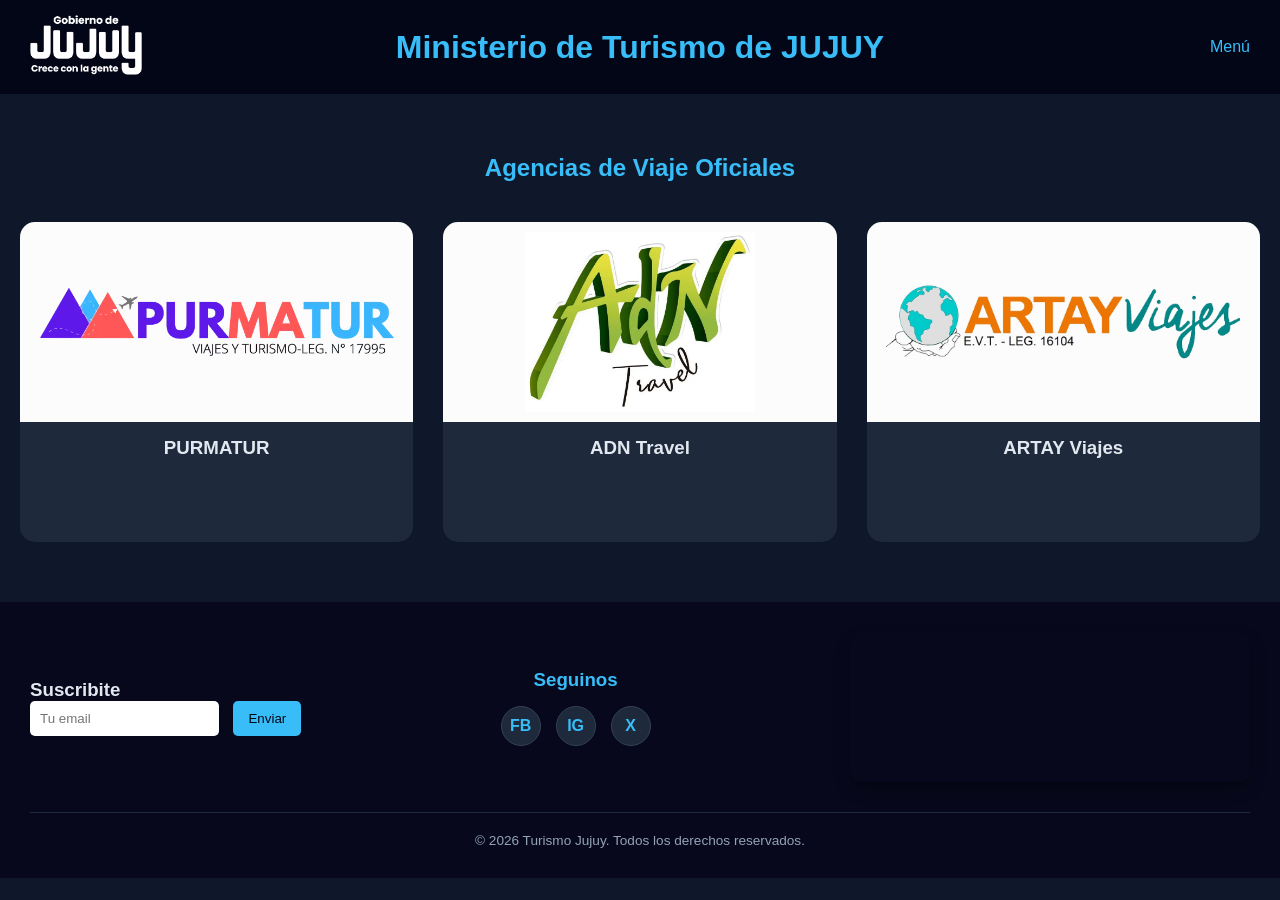
<file: pages/Agencias.html>
<!DOCTYPE html>
<html lang="en">

<head>
    <meta charset="UTF-8">
    <meta name="viewport" content="width=device-width, initial-scale=1.0">
    <link rel="stylesheet" href="../css/stylesAgencias.css">
    <link rel="icon" href="../img/logo2.png">
    <title>Agencias</title>
</head>

<body>
    <header>
        <div class="logo-container">
            <img src="../img/logo.png" alt="Gobierno de Jujuy">
        </div>

        <a href="/pages/Home.html" class="title-link">
            <h1>Ministerio de Turismo de JUJUY</h1>
        </a>

        <nav>
            <details>
                <summary>Menú</summary>
                <ul>
                    <li><a href="Destinos.html">Destinos</a></li>
                    <li><a href="Agencias.html">Agencias</a></li>
                    <li><a href="Precios.html">Precios</a></li>
                    <li><a href="Contacto.html">Contacto</a></li>
                    <li><a href="Blog.html">Blog</a></li>

                </ul>
            </details>
        </nav>
    </header>

    <section class="agencias">
        <h2>Agencias de Viaje Oficiales</h2>

        <div class="grid-agencias">

            <!-- CARD 1 -->
            <div class="card-flip">
                <div class="card-inner">

                    <div class="card-front">
                        <div class="img-container">
                            <img src="../img/logo-purmatur.webp" alt="Purmatur">
                        </div>
                        <h3>PURMATUR</h3>
                    </div>

                    <div class="card-back">
                        <h3>PURMATUR</h3>
                        <p>Especialistas en turismo regional</p>

                        <div class="rating">
                            <input type="radio" id="star5-1" name="rating1"><label for="star5-1">★</label>
                            <input type="radio" id="star4-1" name="rating1"><label for="star4-1">★</label>
                            <input type="radio" id="star3-1" name="rating1"><label for="star3-1">★</label>
                            <input type="radio" id="star2-1" name="rating1"><label for="star2-1">★</label>
                            <input type="radio" id="star1-1" name="rating1"><label for="star1-1">★</label>
                        </div>
                        <p>(4.3 valoracion)</p>
                        <a href="https://purmatur.tur.ar/" target="_blank">🔗SITIO WEB</a>
                    </div>

                </div>
            </div>

            <!-- CARD 2 -->
            <div class="card-flip">
                <div class="card-inner">

                    <div class="card-front">
                        <div class="img-container">
                            <img src="../img/logo_adn_travel.webp" alt="ADN Travel">
                        </div>
                        <h3>ADN Travel</h3>
                    </div>

                    <div class="card-back">
                        <H3>ADN travel</H3>
                        <p>Viajes personalizados por el norte</p>

                        <div class="rating">
                            <input type="radio" id="star5-2" name="rating2"><label for="star5-2">★</label>
                            <input type="radio" id="star4-2" name="rating2"><label for="star4-2">★</label>
                            <input type="radio" id="star3-2" name="rating2"><label for="star3-2">★</label>
                            <input type="radio" id="star2-2" name="rating2"><label for="star2-2">★</label>
                            <input type="radio" id="star1-2" name="rating2"><label for="star1-2">★</label>
                        </div>
                        <p>(4.4 valoracion)</p>

                        <a href="https://adntravel.com.ar/" target="_blank">🔗SITIO WEB</a>
                    </div>

                </div>
            </div>

            <!-- CARD 3 -->
            <div class="card-flip">
                <div class="card-inner">

                    <div class="card-front">
                        <div class="img-container">
                            <img src="../img/BANNER_ARTAY.avif" alt="ARTAY Viajes">
                        </div>
                        <h3>ARTAY Viajes</h3>
                    </div>

                    <div class="card-back">
                        <h3>ARTAY Viajes</h3>
                        <p>Tu agencia de confianza</p>

                        <div class="rating">
                            <input type="radio" id="star5-3" name="rating3"><label for="star5-3">★</label>
                            <input type="radio" id="star4-3" name="rating3"><label for="star4-3">★</label>
                            <input type="radio" id="star3-3" name="rating3"><label for="star3-3">★</label>
                            <input type="radio" id="star2-3" name="rating3"><label for="star2-3">★</label>
                            <input type="radio" id="star1-3" name="rating3"><label for="star1-3">★</label>
                        </div>
                        <p>(4.0 valoracion)</p>
                        <a href="https://www.artayviajes.tur.ar/" target="_blank"> 🔗SITIO WEB</a>
                    </div>

                </div>
            </div>

        </div>
    </section>
    <footer>
        <div class="footer-contenido">

            <div class="newsletter">
                <h3>Suscribite</h3>
                <input type="email" placeholder="Tu email">
                <button>Enviar</button>
            </div>

            <div class="redes-sociales">
                <h3>Seguinos</h3>
                <div class="iconos-redes">
                    <a href="https://www.facebook.com/VisitJujuyOfficial" aria-label="Facebook">FB</a>
                    <a href="https://www.instagram.com/visitjujuy/" aria-label="Instagram">IG</a>
                    <a href="https://x.com/VisitJujuy" aria-label="X">X</a>
                </div>
            </div>

            <iframe class="mapa"
                src="https://www.google.com/maps/embed?pb=!1m18!1m12!1m3!1d1841315.6582522434!2d-67.57564756543167!3d-23.31557088998188!2m3!1f0!2f0!3f0!3m2!1i1024!2i768!4f13.1!3m3!1m2!1s0x9408a2879577c385%3A0x6009a29631248f3b!2sJujuy!5e0!3m2!1ses-419!2sar!4v1713000000000!5m2!1ses-419!2sar"
                allowfullscreen="" loading="lazy" referrerpolicy="no-referrer-when-downgrade">
            </iframe>

        </div>

        <div class="footer-bottom">
            <p>&copy; 2026 Turismo Jujuy. Todos los derechos reservados.</p>
        </div>
    </footer>
</body>

</html>
</file>
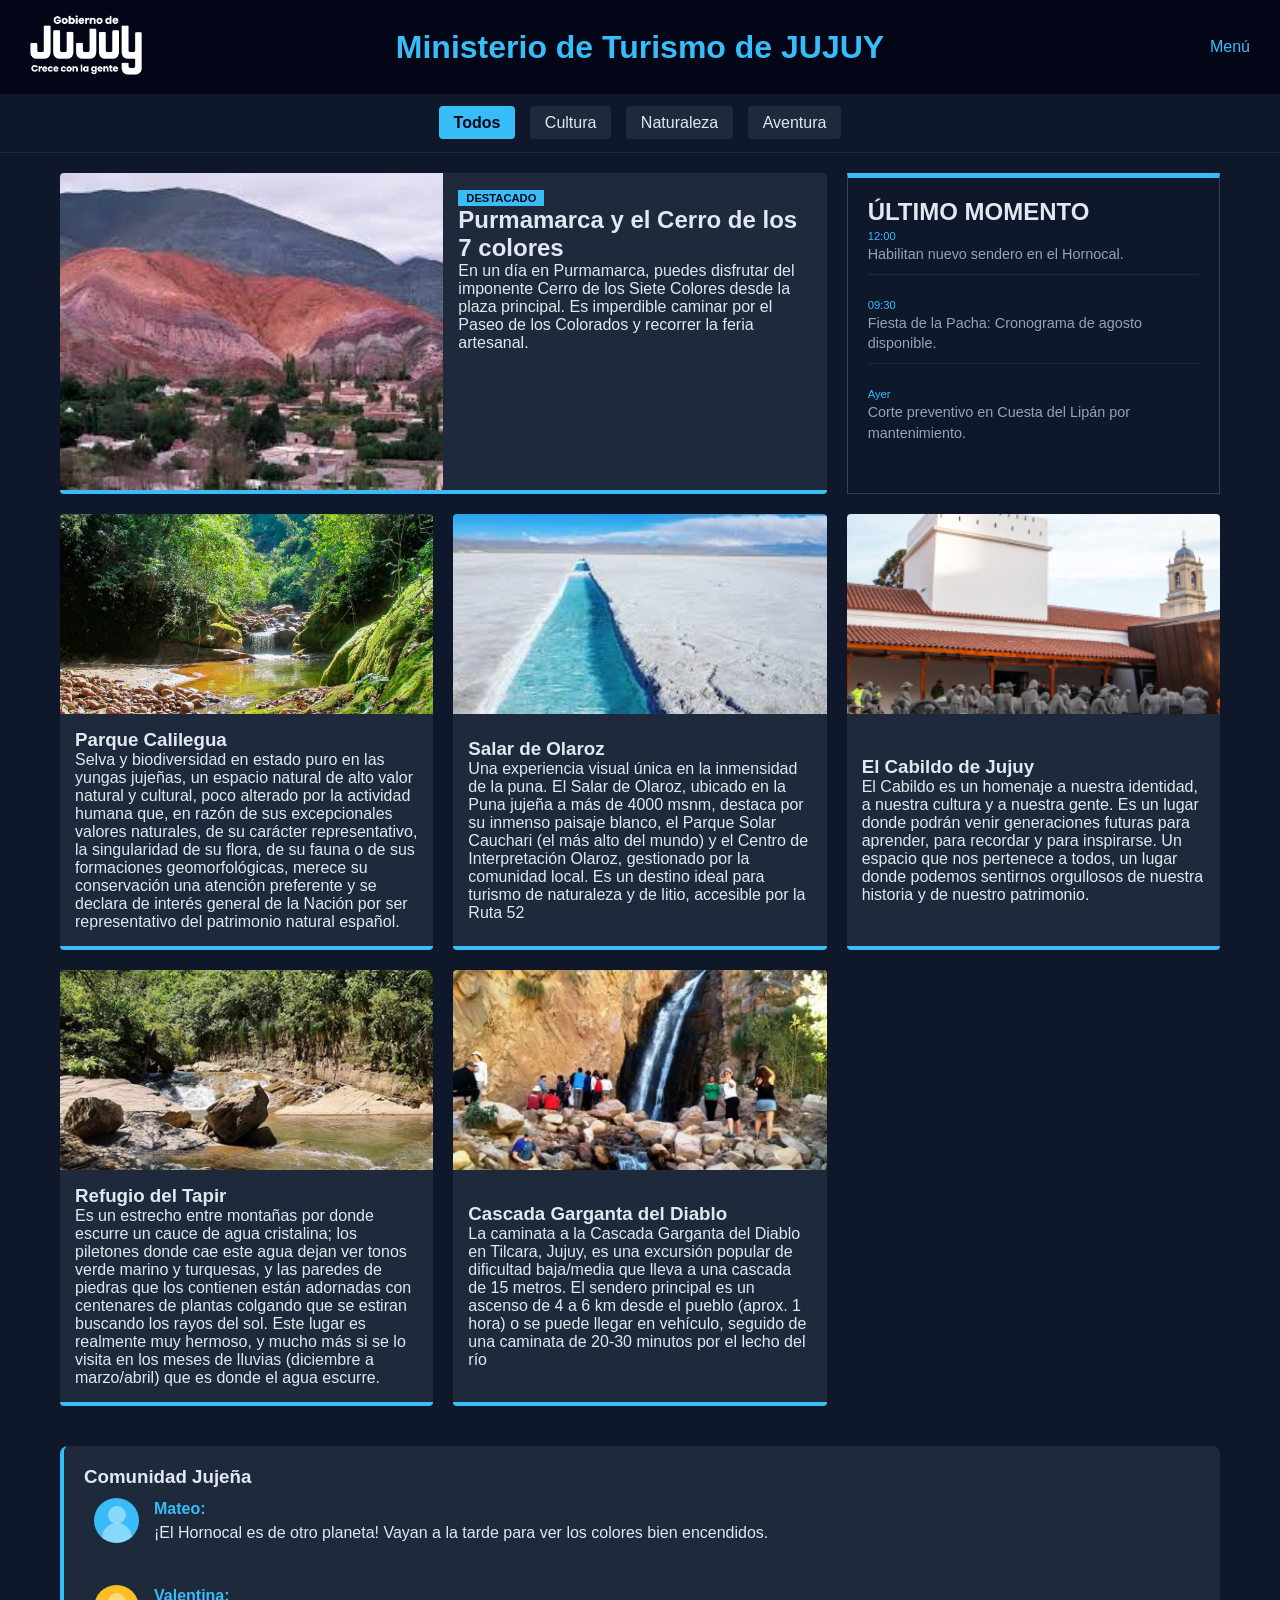
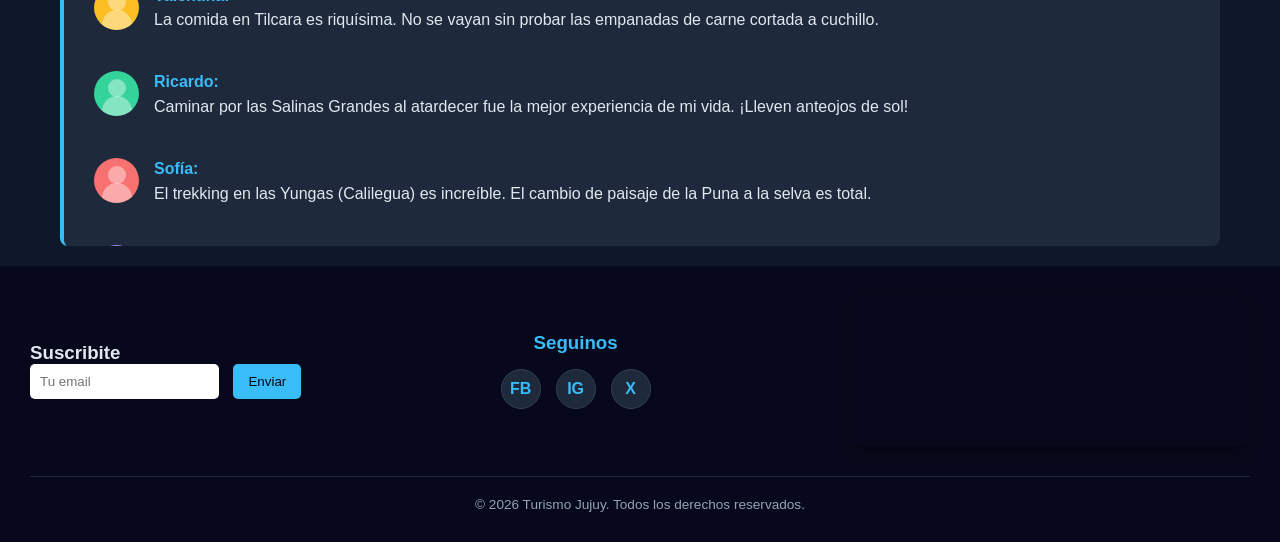
<file: pages/Blog.html>
<!DOCTYPE html>
<html lang="es">

<head>
    <meta charset="UTF-8">
    <meta name="viewport" content="width=device-width, initial-scale=1.0">
    <link rel="stylesheet" href="../css/stylesBlog.css">
    <title>Blog</title>
</head>

<body>
    <header>
        <div class="logo-container">
            <img src="../img/logo.png" alt="Gobierno de Jujuy">
            <link rel="icon" href="../img/logo2.png">
        </div>
        <a href="/pages/Home.html" class="title-link">
            <h1>Ministerio de Turismo de JUJUY </h1>
        </a>
        <nav>
            <details>
                <summary>Menú</summary>
                <ul>
                    <li><a href="Destinos.html">Destinos</a></li>
                    <li><a href="Agencias.html">Agencias</a></li>
                    <li><a href="Precios.html">Precios</a></li>
                    <li><a href="Contacto.html">Contacto</a></li>
                    <li><a href="Blog.html">Blog</a></li>
                </ul>
            </details>
        </nav>
    </header>

    <input type="radio" name="tag" id="todos" checked>
    <input type="radio" name="tag" id="cultura">
    <input type="radio" name="tag" id="naturaleza">
    <input type="radio" name="tag" id="aventura">

    <section class="filtros">
        <label for="todos">Todos</label>
        <label for="cultura">Cultura</label>
        <label for="naturaleza">Naturaleza</label>
        <label for="aventura">Aventura</label>
    </section>

    <main class="blog">
        <article class="articulo grande cultura">
            <img src="../img/Purmamarca.jfif" alt="Purmamarca">
            <div class="contenido">
                <span class="tag-label">DESTACADO</span>
                <h2>Purmamarca y el Cerro de los 7 colores</h2>
                <p>En un día en Purmamarca, puedes disfrutar del imponente Cerro de los Siete Colores desde la plaza
                    principal. Es imperdible caminar por el Paseo de los Colorados y recorrer la feria artesanal.</p>
            </div>
        </article>

        <article class="articulo naturaleza">
            <img src="../img/Calilegua.webp" alt="Calilegua">
            <div class="contenido">
                <h3>Parque Calilegua</h3>
                <p>Selva y biodiversidad en estado puro en las yungas jujeñas,
                    un espacio natural de alto valor natural y cultural, poco alterado por la actividad humana que, en
                    razón de sus excepcionales valores naturales, de su carácter representativo, la singularidad de su
                    flora, de su fauna o de sus formaciones geomorfológicas, merece su conservación una atención
                    preferente y se declara de interés general de la Nación por ser representativo del patrimonio
                    natural español.
                </p>
            </div>
        </article>

        <article class="articulo aventura">
            <img src="../img/Salar.jfif" alt="Salar">
            <div class="contenido">
                <h3>Salar de Olaroz</h3>
                <p>Una experiencia visual única en la inmensidad de la puna.
                    El Salar de Olaroz, ubicado en la Puna jujeña a más de 4000 msnm, destaca por su inmenso paisaje
                    blanco, el Parque Solar Cauchari (el más alto del mundo) y el Centro de Interpretación Olaroz,
                    gestionado por la comunidad local. Es un destino ideal para turismo de naturaleza y de litio,
                    accesible por la Ruta 52
                </p>
            </div>
        </article>

        <article class="articulo cultura">
            <img src="../img/Cabildo.png" alt="Cabildo">
            <div class="contenido">
                <h3>El Cabildo de Jujuy</h3>
                <p>El Cabildo es un homenaje a nuestra identidad, a nuestra cultura y a nuestra gente. Es un lugar donde
                    podrán venir generaciones futuras para aprender, para recordar y para inspirarse. Un espacio que nos
                    pertenece a todos, un lugar donde podemos sentirnos orgullosos de nuestra historia y de nuestro
                    patrimonio.</p>
            </div>
        </article>

        <article class="articulo naturaleza">
            <img src="../img/Refugio.jfif" alt="Refugio">
            <div class="contenido">
                <h3>Refugio del Tapir</h3>
                <p>Es un estrecho entre montañas por donde escurre un cauce de agua cristalina; los piletones donde cae
                    este agua dejan ver tonos verde marino y turquesas, y las paredes de piedras que los contienen están
                    adornadas con centenares de plantas colgando que se estiran buscando los rayos del sol.
                    Este lugar es realmente muy hermoso, y mucho más si se lo visita en los meses de lluvias (diciembre
                    a marzo/abril) que es donde el agua escurre.
                </p>
            </div>
        </article>
        <article class="articulo aventura">
            <img src="../img/Garganta-del-Diablo.jfif" alt="GdD">
            <div class="contenido">
                <h3>Cascada Garganta del Diablo</h3>
                <p>La caminata a la Cascada Garganta del Diablo en Tilcara, Jujuy, es una excursión popular de
                    dificultad baja/media que lleva a una cascada de 15 metros. El sendero principal es un ascenso de 4
                    a 6 km desde el pueblo (aprox. 1 hora) o se puede llegar en vehículo, seguido de una caminata de
                    20-30 minutos por el lecho del río</p>
            </div>
        </article>

        <aside class="sidebar-news">
            <h2>ÚLTIMO MOMENTO</h2>
            <div class="breve">
                <span>12:00</span>
                <p>Habilitan nuevo sendero en el Hornocal.</p>
            </div>
            <div class="breve">
                <span>09:30</span>
                <p>Fiesta de la Pacha: Cronograma de agosto disponible.</p>
            </div>
            <div class="breve">
                <span>Ayer</span>
                <p>Corte preventivo en Cuesta del Lipán por mantenimiento.</p>
            </div>
        </aside>

        <section class="comentarios">
            <h3>Comunidad Jujeña</h3>

            <div class="comentario">
                <div class="avatar" style="background: #38bdf8;"></div>
                <p><strong>Mateo:</strong> ¡El Hornocal es de otro planeta! Vayan a la tarde para ver los colores bien
                    encendidos.</p>
            </div>

            <div class="comentario">
                <div class="avatar" style="background: #fbbf24;"></div>
                <p><strong>Valentina:</strong> La comida en Tilcara es riquísima. No se vayan sin probar las empanadas
                    de carne cortada a cuchillo.</p>
            </div>

            <div class="comentario">
                <div class="avatar" style="background: #34d399;"></div>
                <p><strong>Ricardo:</strong> Caminar por las Salinas Grandes al atardecer fue la mejor experiencia de mi
                    vida. ¡Lleven anteojos de sol!</p>
            </div>

            <div class="comentario">
                <div class="avatar" style="background: #f87171;"></div>
                <p><strong>Sofía:</strong> El trekking en las Yungas (Calilegua) es increíble. El cambio de paisaje de
                    la Puna a la selva es total.</p>
            </div>

            <div class="comentario">
                <div class="avatar" style="background: #a78bfa;"></div>
                <p><strong>Bautista:</strong> Los artesanos en la plaza de Purmamarca tienen cosas hermosas. Me traje
                    unos tejidos de llama espectaculares.</p>
            </div>

            <div class="comentario">
                <div class="avatar" style="background: #fb7185;"></div>
                <p><strong>Elena:</strong> Fui para el Enero Tilcareño y el ambiente es único. ¡Mucha cultura y mucha
                    alegría!</p>
            </div>

            <div class="comentario">
                <div class="avatar" style="background: #2dd4bf;"></div>
                <p><strong>Marcos:</strong> La subida a la Cuesta del Lipán da un poco de vértigo pero las vistas valen
                    cada segundo.</p>
            </div>

            <div class="comentario">
                <div class="avatar" style="background: #f472b6;"></div>
                <p><strong>Julieta:</strong> ¡Jujuy siempre sorprende! Es la tercera vez que vengo y siempre descubro un
                    pueblito nuevo.</p>
            </div>
        </section>
    </main>

    <footer>
        <div class="footer-contenido">

            <div class="newsletter">
                <h3>Suscribite</h3>
                <input type="email" placeholder="Tu email">
                <button>Enviar</button>
            </div>

            <div class="redes-sociales">
                <h3>Seguinos</h3>
                <div class="iconos-redes">
                    <a href="https://www.facebook.com/VisitJujuyOfficial" aria-label="Facebook">FB</a>
                    <a href="https://www.instagram.com/visitjujuy/" aria-label="Instagram">IG</a>
                    <a href="https://x.com/VisitJujuy" aria-label="X">X</a>
                </div>
            </div>

            <iframe class="mapa"
                src="https://www.google.com/maps/embed?pb=!1m18!1m12!1m3!1d1841315.6582522434!2d-67.57564756543167!3d-23.31557088998188!2m3!1f0!2f0!3f0!3m2!1i1024!2i768!4f13.1!3m3!1m2!1s0x9408a2879577c385%3A0x6009a29631248f3b!2sJujuy!5e0!3m2!1ses-419!2sar!4v1713000000000!5m2!1ses-419!2sar"
                allowfullscreen="" loading="lazy" referrerpolicy="no-referrer-when-downgrade">
            </iframe>

        </div>

        <div class="footer-bottom">
            <p>&copy; 2026 Turismo Jujuy. Todos los derechos reservados.</p>
        </div>
    </footer>
</body>

</html>
</file>
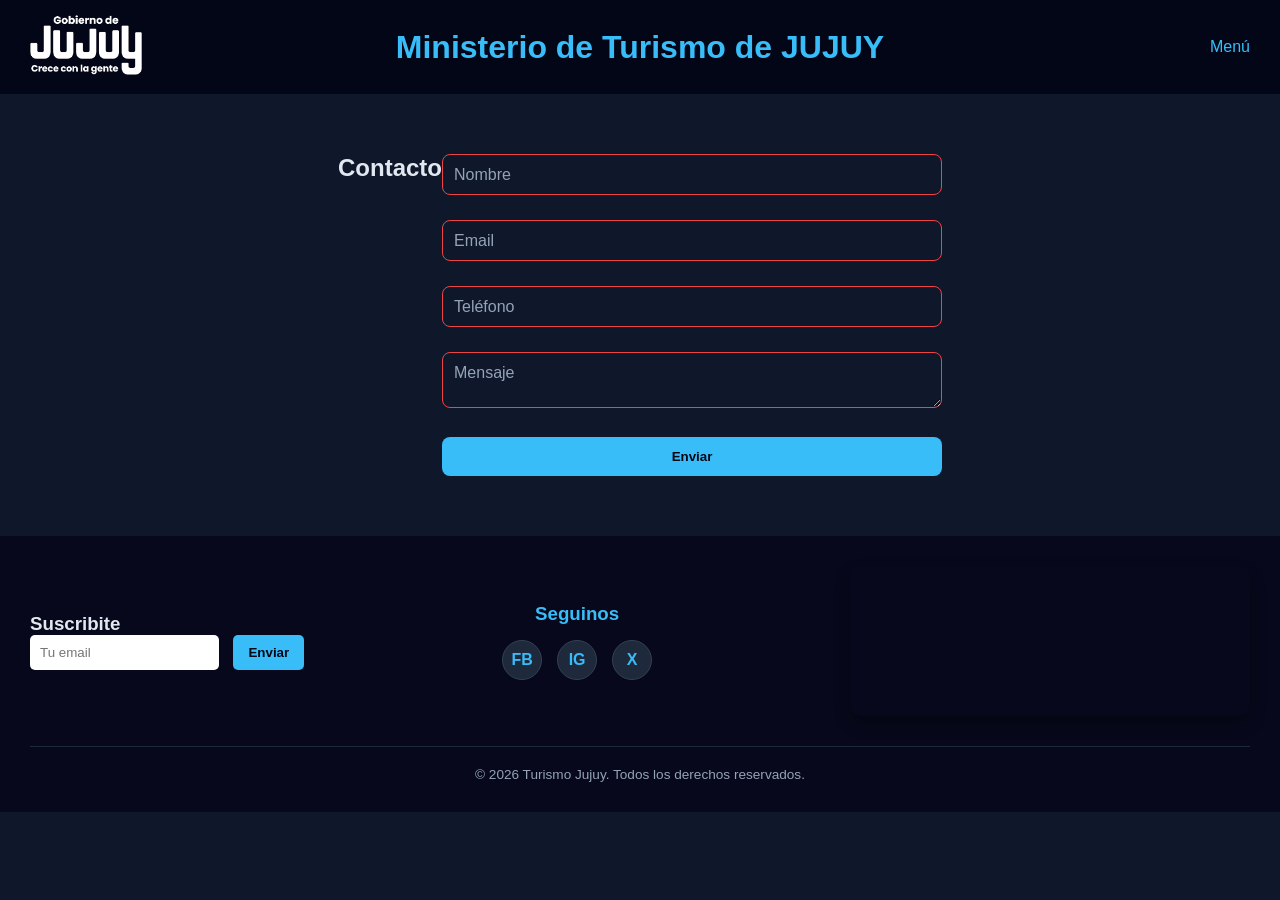
<file: pages/Contacto.html>
<!DOCTYPE html>
<html lang="en">

<head>
    <meta charset="UTF-8">
    <meta name="viewport" content="width=device-width, initial-scale=1.0">
    <link rel="stylesheet" href="../css/stylesContacto.css">
    <link rel="icon" href="../img/logo2.png">
    <title>Contacto</title>
</head>


<body>
    <header>
        <div class="logo-container">
            <img src="../img/logo.png" alt="Gobierno de Jujuy">
        </div>

        <a href="/pages/Home.html" class="title-link">
            <h1>Ministerio de Turismo de JUJUY</h1>
        </a>

        <nav>
            <details>
                <summary>Menú</summary>
                <ul>
                    <li><a href="Destinos.html">Destinos</a></li>
                    <li><a href="Agencias.html">Agencias</a></li>
                    <li><a href="Precios.html">Precios</a></li>
                    <li><a href="Contacto.html">Contacto</a></li>
                    <li><a href="Blog.html">Blog</a></li>
                </ul>
            </details>
        </nav>
    </header>
    <section class="contacto">

        <h2>Contacto</h2>

        <form id="formulario" class="formulario">

            <div class="grupo">
                <input type="text" required>
                <label>Nombre</label>
            </div>

            <div class="grupo">
                <input type="email" required>
                <label>Email</label>
            </div>

            <div class="grupo">
                <input type="tel" pattern="[0-9]{10}" required>
                <label>Teléfono</label>
            </div>

            <div class="grupo">
                <textarea required></textarea>
                <label>Mensaje</label>
            </div>

            <button type="submit" id="btnEnviar">
                Enviar
                <span class="spinner"></span>
            </button>

        </form>

    </section>

    <!-- MODAL -->
    <div class="modal" id="modal">
        <div class="modal-contenido">
            <h3>✔ Mensaje enviado</h3>
            <p>Nos contactaremos contigo pronto.</p>
            <button onclick="cerrarModal()">Cerrar</button>
        </div>
    </div>
    <footer>
        <div class="footer-contenido">

            <div class="newsletter">
                <h3>Suscribite</h3>
                <input type="email" placeholder="Tu email">
                <button>Enviar</button>
            </div>

            <div class="redes-sociales">
                <h3>Seguinos</h3>
                <div class="iconos-redes">
                    <a href="https://www.facebook.com/VisitJujuyOfficial" aria-label="Facebook">FB</a>
                    <a href="https://www.instagram.com/visitjujuy/" aria-label="Instagram">IG</a>
                    <a href="https://x.com/VisitJujuy" aria-label="X">X</a>
                </div>
            </div>

            <iframe class="mapa"
                src="https://www.google.com/maps/embed?pb=!1m18!1m12!1m3!1d1841315.6582522434!2d-67.57564756543167!3d-23.31557088998188!2m3!1f0!2f0!3f0!3m2!1i1024!2i768!4f13.1!3m3!1m2!1s0x9408a2879577c385%3A0x6009a29631248f3b!2sJujuy!5e0!3m2!1ses-419!2sar!4v1713000000000!5m2!1ses-419!2sar"
                allowfullscreen="" loading="lazy" referrerpolicy="no-referrer-when-downgrade">
            </iframe>

        </div>

        <div class="footer-bottom">
            <p>&copy; 2026 Turismo Jujuy. Todos los derechos reservados.</p>
        </div>
    </footer>
</body>
<script>
    const form = document.getElementById("formulario");
    const btn = document.getElementById("btnEnviar");
    const modal = document.getElementById("modal");

    form.addEventListener("submit", function (e) {
        e.preventDefault();

        // Al deshabilitar el botón, el CSS activa automáticamente el spinner
        btn.disabled = true;


        setTimeout(() => {
            // Al volver a habilitar el botón, el spinner desaparece por CSS
            btn.disabled = false;

            // Mostramos el modal de éxito
            modal.classList.add("activo");

            // Limpia los campos del formulario
            form.reset();
        }, 2000);
    });

    function cerrarModal() {
        modal.classList.remove("activo");
    }
</script>

</html>
</file>
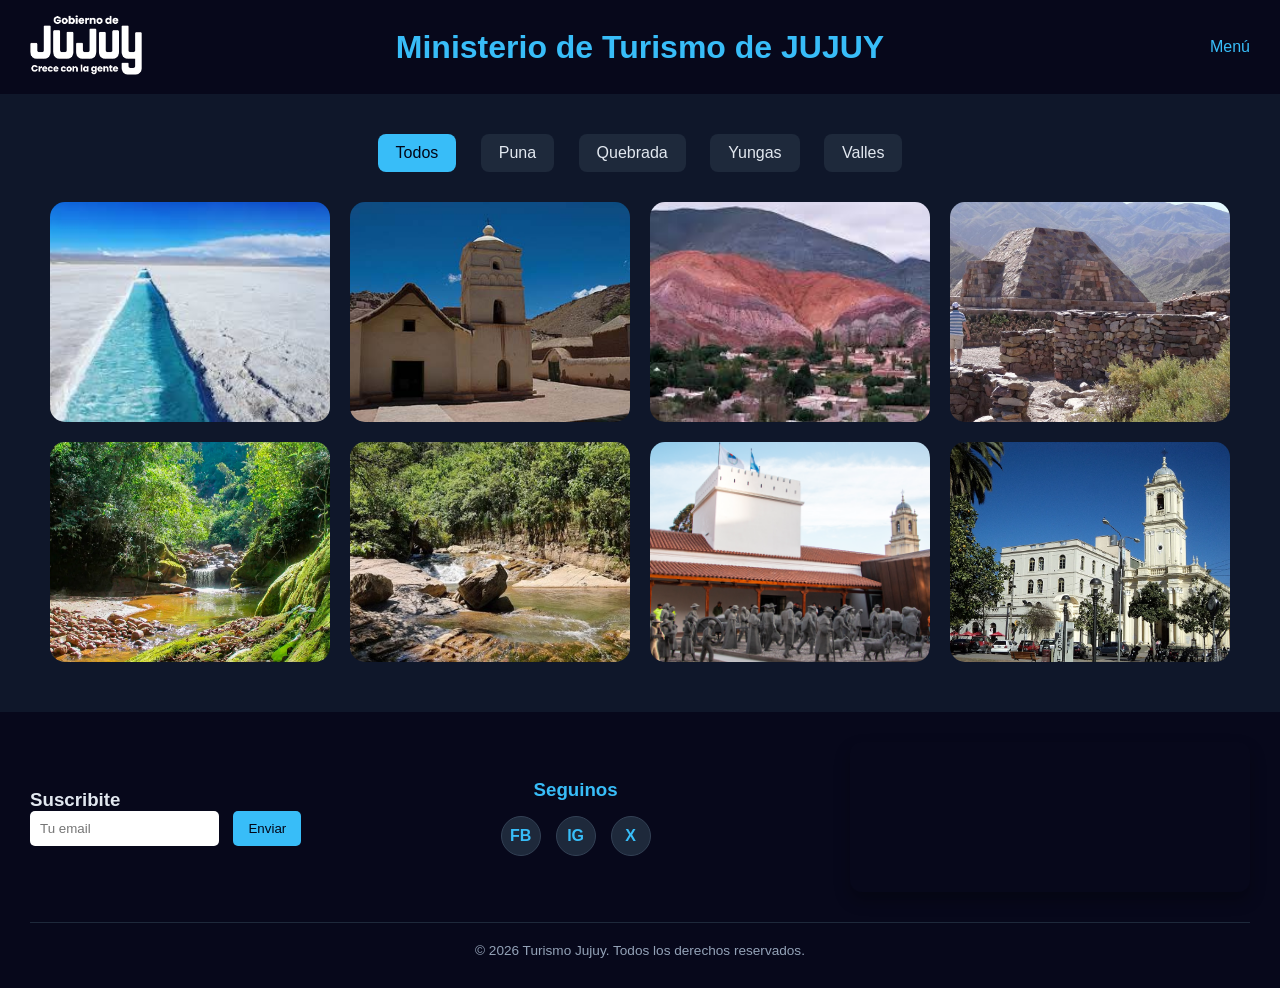
<file: pages/Destinos.html>
<!DOCTYPE html>
<html lang="es">

<head>
    <meta charset="UTF-8">
    <meta name="viewport" content="width=device-width, initial-scale=1.0">
    <link rel="stylesheet" href="../css/stylesDestinos.css">
    <link rel="icon" href="../img/logo2.png">
    <title>Destinos</title>
</head>

<body>

    <header>
        <div class="logo-container">
            <img src="../img/logo.png" alt="">
        </div>

        <a href="/pages/Home.html" class="title-link">
            <h1>Ministerio de Turismo de JUJUY</h1>
        </a>

        <nav>
            <details>
                <summary>Menú</summary>
                <ul>
                    <li><a href="Destinos.html">Destinos</a></li>
                    <li><a href="Agencias.html">Agencias</a></li>
                    <li><a href="Precios.html">Precios</a></li>
                    <li><a href="Contacto.html">Contacto</a></li>
                    <li><a href="Blog.html">Blog</a></li>

                </ul>
            </details>
        </nav>
    </header>

    <!-- FILTROS -->
    <section class="filtros">

        <input type="radio" name="region" id="todos" checked>
        <label for="todos">Todos</label>

        <input type="radio" name="region" id="puna">
        <label for="puna">Puna</label>

        <input type="radio" name="region" id="quebrada">
        <label for="quebrada">Quebrada</label>

        <input type="radio" name="region" id="yungas">
        <label for="yungas">Yungas</label>

        <input type="radio" name="region" id="valles">
        <label for="valles">Valles</label>

        <!-- GRID -->
        <div class="grid">

            <!-- PUNA -->
            <div class="card puna">
                <img src="../img/Salar.jfif">
                <div class="info">
                    <h3>Salar de Olaroz</h3>
                    <p>Paisaje único de sal</p>
                    <p>Desde $40.000</p>
                </div>
            </div>

            <div class="card puna">
                <img src="../img/Iglesia-de-Susques.jpg">
                <div class="info">
                    <h3>Susques</h3>
                    <p>Iglesia histórica</p>
                    <p>Desde $30.000</p>
                </div>
            </div>

            <!-- QUEBRADA -->
            <div class="card quebrada">
                <img src="../img/Purmamarca.jfif">
                <div class="info">
                    <h3>Purmamarca</h3>
                    <p>Cerro de los 7 colores</p>
                    <p>Desde $25.000</p>
                </div>
            </div>

            <div class="card quebrada">
                <img src="../img/Tilcara.jpg">
                <div class="info">
                    <h3>Tilcara</h3>
                    <p>Cultura e historia</p>
                    <p>Desde $23.000</p>
                </div>
            </div>

            <!-- YUNGAS -->
            <div class="card yungas">
                <img src="../img/Calilegua.webp">
                <div class="info">
                    <h3>Parque Calilegua</h3>
                    <p>Selva y biodiversidad</p>
                    <p>Desde $10.000</p>
                </div>
            </div>

            <div class="card yungas">
                <img src="../img/Refugio.jfif">
                <div class="info">
                    <h3>Refugios naturales</h3>
                    <p>Tranquilidad total</p>
                    <p>Desde $10.000</p>
                </div>
            </div>

            <!-- VALLES -->
            <div class="card valles">
                <img src="../img/Cabildo.png">
                <div class="info">
                    <h3>Cabildo</h3>
                    <p>Centro histórico</p>
                    <p>Desde $5.000</p>
                </div>
            </div>

            <div class="card valles">
                <img src="../img/Catedral_de_Jujuy.webp">
                <div class="info">
                    <h3>Catedral</h3>
                    <p>Arquitectura colonial</p>
                    <p>Desde $5.000</p>
                </div>
            </div>

        </div>
    </section>
    <footer>
        <div class="footer-contenido">

            <div class="newsletter">
                <h3>Suscribite</h3>
                <input type="email" placeholder="Tu email">
                <button>Enviar</button>
            </div>

            <div class="redes-sociales">
                <h3>Seguinos</h3>
                <div class="iconos-redes">
                    <a href="https://www.facebook.com/VisitJujuyOfficial" aria-label="Facebook">FB</a>
                    <a href="https://www.instagram.com/visitjujuy/" aria-label="Instagram">IG</a>
                    <a href="https://x.com/VisitJujuy" aria-label="X">X</a>
                </div>
            </div>

            <iframe class="mapa"
                src="https://www.google.com/maps/embed?pb=!1m18!1m12!1m3!1d1841315.6582522434!2d-67.57564756543167!3d-23.31557088998188!2m3!1f0!2f0!3f0!3m2!1i1024!2i768!4f13.1!3m3!1m2!1s0x9408a2879577c385%3A0x6009a29631248f3b!2sJujuy!5e0!3m2!1ses-419!2sar!4v1713000000000!5m2!1ses-419!2sar"
                allowfullscreen="" loading="lazy" referrerpolicy="no-referrer-when-downgrade">
            </iframe>

        </div>

        <div class="footer-bottom">
            <p>&copy; 2026 Turismo Jujuy. Todos los derechos reservados.</p>
        </div>
    </footer>
</body>

</html>
</file>
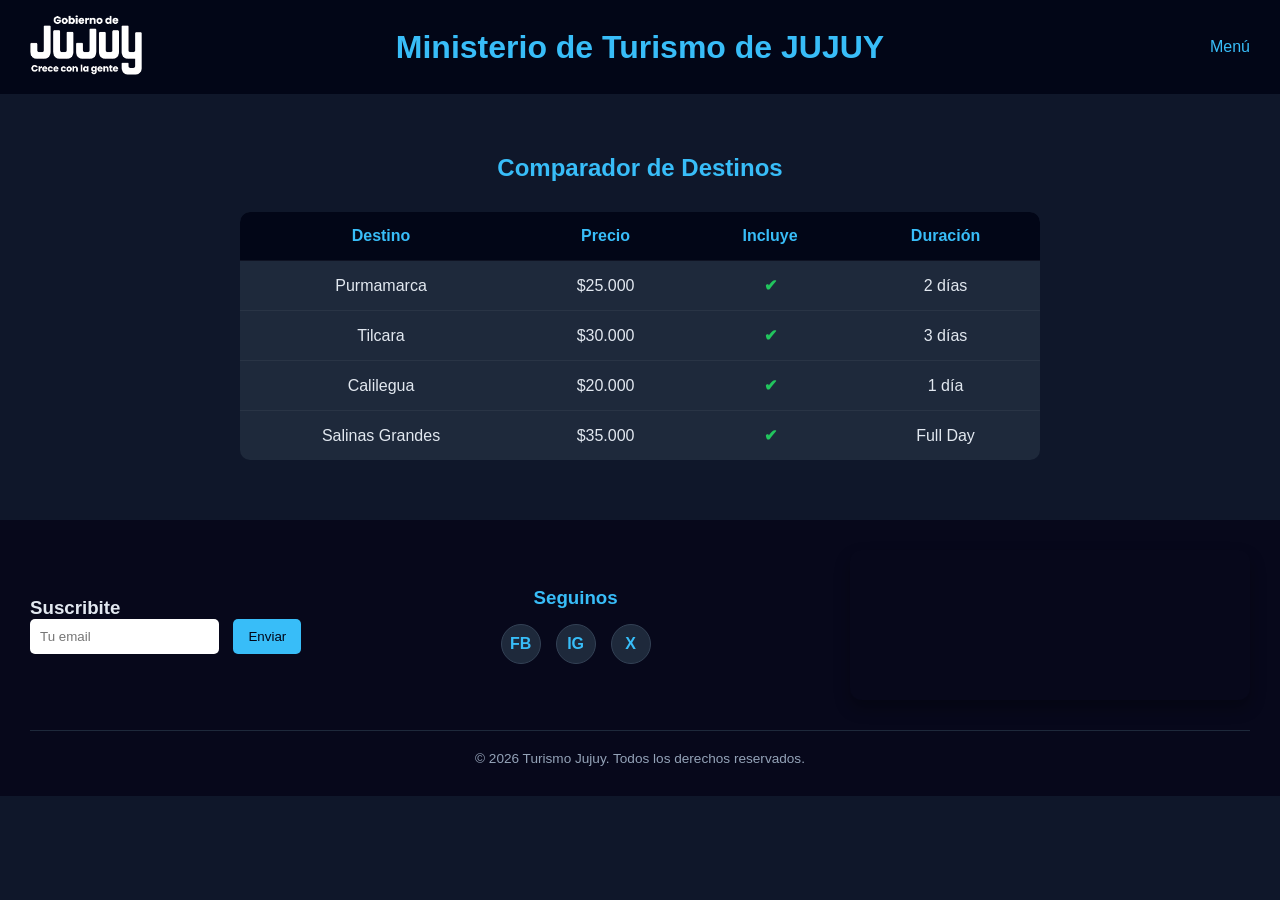
<file: pages/Precios.html>
<!DOCTYPE html>
<html lang="en">

<head>
    <meta charset="UTF-8">
    <meta name="viewport" content="width=device-width, initial-scale=1.0">
    <link rel="stylesheet" href="../css/stylesPrecios.css">
    <link rel="icon" href="../img/logo2.png">
    <title>Precios</title>
</head>

<body>
    <header>
        <div class="logo-container">
            <img src="../img/logo.png" alt="Gobierno de Jujuy">
        </div>

        <a href="/pages/Home.html" class="title-link">
            <h1>Ministerio de Turismo de JUJUY</h1>
        </a>

        <nav>
            <details>
                <summary>Menú</summary>
                <ul>
                    <li><a href="Destinos.html">Destinos</a></li>
                    <li><a href="Agencias.html">Agencias</a></li>
                    <li><a href="Precios.html">Precios</a></li>
                    <li><a href="Contacto.html">Contacto</a></li>
                    <li><a href="Blog.html">Blog</a></li>
                </ul>
            </details>
        </nav>
    </header>
    <section class="precios">

        <h2>Comparador de Destinos</h2>

        <div class="tabla-container">
            <table class="tabla-precios">

                <thead>
                    <tr>
                        <th>Destino</th>
                        <th>Precio</th>
                        <th>Incluye</th>
                        <th>Duración</th>
                    </tr>
                </thead>

                <tbody>
                    <tr>
                        <td>Purmamarca</td>
                        <td>$25.000</td>
                        <td class="tooltip">
                            ✔
                            <span>Incluye guía + transporte</span>
                        </td>
                        <td>2 días</td>
                    </tr>

                    <tr>
                        <td>Tilcara</td>
                        <td>$30.000</td>
                        <td class="tooltip">
                            ✔
                            <span>Incluye hotel + desayuno</span>
                        </td>
                        <td>3 días</td>
                    </tr>

                    <tr>
                        <td>Calilegua</td>
                        <td>$20.000</td>
                        <td class="tooltip">
                            ✔
                            <span>Incluye excursiones</span>
                        </td>
                        <td>1 día</td>
                    </tr>

                    <tr>
                        <td>Salinas Grandes</td>
                        <td>$35.000</td>
                        <td class="tooltip">
                            ✔
                            <span>Incluye acceso ilimitado</span>
                        </td>
                        <td>Full Day</td>
                    </tr>

                </tbody>

            </table>
        </div>

    </section>
    <footer>
        <div class="footer-contenido">

            <div class="newsletter">
                <h3>Suscribite</h3>
                <input type="email" placeholder="Tu email">
                <button>Enviar</button>
            </div>

            <div class="redes-sociales">
                <h3>Seguinos</h3>
                <div class="iconos-redes">
                    <a href="https://www.facebook.com/VisitJujuyOfficial" aria-label="Facebook">FB</a>
                    <a href="https://www.instagram.com/visitjujuy/" aria-label="Instagram">IG</a>
                    <a href="https://x.com/VisitJujuy" aria-label="X">X</a>
                </div>
            </div>

            <iframe class="mapa"
                src="https://www.google.com/maps/embed?pb=!1m18!1m12!1m3!1d1841315.6582522434!2d-67.57564756543167!3d-23.31557088998188!2m3!1f0!2f0!3f0!3m2!1i1024!2i768!4f13.1!3m3!1m2!1s0x9408a2879577c385%3A0x6009a29631248f3b!2sJujuy!5e0!3m2!1ses-419!2sar!4v1713000000000!5m2!1ses-419!2sar"
                allowfullscreen="" loading="lazy" referrerpolicy="no-referrer-when-downgrade">
            </iframe>

        </div>

        <div class="footer-bottom">
            <p>&copy; 2026 Turismo Jujuy. Todos los derechos reservados.</p>
        </div>
    </footer>
</body>

</html>
</file>
<file: css/stylesAgencias.css>
* {
  margin: 0;
  padding: 0;
  box-sizing: border-box;
}

/* ========== BODY ========== */
body {
  font-family: Arial, sans-serif;
  background-color: #0f172a;
  color: #e2e8f0;
}

/* ========== TITULOS ========== */
h1 {
  color: #38bdf8;
  margin: 0;
}

/* ========== HEADER ========== */
header {
  display: flex;
  align-items: center;
  justify-content: space-between;
  padding: 15px 30px;
  background-color: #020617;
  position: relative;
  overflow: visible;
}

header img {
  height: 60px;
  flex: 1;
}


header>a {
  flex: 2;
  text-align: center;
  text-decoration: none;
}


.logo-container,
nav {
  flex: 1;
}

.title-link {
  flex: 2;
  text-align: center;
  text-decoration: none;
}

nav {
  display: flex;
  align-items: center;
  gap: 30px;
  flex: 1;
  justify-content: flex-end;
}

nav a {
  color: #94a3b8;
  text-decoration: none;
  font-weight: 500;
  transition: 0.3s;
}

nav a:hover {
  color: #38bdf8;
}

/* ========== MENU ========== */
details {
  position: relative;
}

summary {
  list-style: none;
  cursor: pointer;
  color: #38bdf8;
}

summary::-webkit-details-marker {
  display: none;
}

details ul {
  position: absolute;
  top: 120%;
  right: 0;
  background: #333;
  padding: 10px;
  border-radius: 10px;
  list-style: none;
  min-width: 180px;
  z-index: 999;
  opacity: 0;
  transform: translateY(10px);
  pointer-events: none;
  transition: 0.3s;
}

details[open] ul {
  opacity: 1;
  transform: translateY(0);
  pointer-events: auto;
}

details li {
  margin: 8px 0;
}

details a {
  color: #38bdf8;
  text-decoration: none;
}

details a:hover {
  color: white;
}

/* ========== AGENCIAS ========== */
.agencias {
  padding: 60px 20px;
  text-align: center;
}

.agencias h2 {
  margin-bottom: 40px;
  color: #38bdf8;
}

/* GRID */
.grid-agencias {
  display: grid;
  grid-template-columns: repeat(auto-fit, minmax(250px, 1fr));
  gap: 30px;
}

/* ========== FLIP CARD ========== */
.card-flip {
  perspective: 1000px;
}

.card-inner {
  position: relative;
  width: 100%;
  height: 320px;
  /* 🔥 altura consistente */
  transform-style: preserve-3d;
  transition: transform 0.6s;
}

.card-flip:hover .card-inner {
  transform: rotateY(180deg);
}

.card-front,
.card-back {
  position: absolute;
  width: 100%;
  height: 100%;
  border-radius: 15px;
  overflow: hidden;
  backface-visibility: hidden;
  top: 0;
  left: 0;
}

/* ========== FRENTE ========== */
.card-front {
  background: #1e293b;
  display: flex;
  flex-direction: column;
}

.img-container {
  width: 100%;
  height: 200px;
  overflow: hidden;
}


.img-container {
  width: 100%;
  height: 200px;
  background: #fcfcfc;
  display: flex;
  justify-content: center;
  align-items: center;
  overflow: hidden;
}

.card-front img {
  max-width: 90%;
  max-height: 90%;
  object-fit: contain;
}

.card-front h3 {
  padding: 15px;
}

/* ========== BACK ========== */
.card-back {
  background: #020617;
  transform: rotateY(180deg);
  display: flex;
  flex-direction: column;
  justify-content: center;
  align-items: center;
  gap: 15px;
  padding: 20px;
}

/* ========== RATING ESTRELLAS ========== */
.rating {
  display: flex;
  flex-direction: row-reverse;
  gap: 5px;
}

.rating input {
  display: none;
}

.rating label {
  font-size: 1.8rem;
  color: #334155;
  cursor: pointer;
  transition: 0.3s;
}

.rating label:hover,
.rating label:hover~label {
  color: #facc15;
  transform: scale(1.2);
}


.rating input:checked~label {
  color: #facc15;
}

footer {
  background: #07081b;
  padding: 30px;
}

.redes-sociales {
  text-align: center;
  flex: 1;
}

.redes-sociales h3 {
  margin-bottom: 15px;
  color: #38bdf8;
}

.iconos-redes {
  display: flex;
  justify-content: center;
  gap: 15px;
}

.iconos-redes a {
  display: flex;
  align-items: center;
  justify-content: center;
  width: 40px;
  height: 40px;
  background: #1e293b;
  color: #38bdf8;
  text-decoration: none;
  border-radius: 50%;
  font-weight: bold;
  transition: 0.3s;
  border: 1px solid #334155;
}

.iconos-redes a:hover {
  background: #38bdf8;
  color: #020617;
  transform: translateY(-3px);
}

.footer-contenido {
  display: flex;
  justify-content: space-between;
  align-items: center;
  flex-wrap: wrap;
}


footer input {
  padding: 10px;
  border: none;
  border-radius: 5px;
  margin-right: 10px;
}

footer button {
  padding: 10px 15px;
  border: none;
  background: #38bdf8;
  cursor: pointer;
  border-radius: 5px;
  transition: 0.3s;
  color: #020617;
}

.footer-bottom {
  width: 100%;
  text-align: center;
  margin-top: 30px;
  padding-top: 20px;
  border-top: 1px solid #1e293b;
}

.footer-bottom p {
  font-size: 0.85rem;
  color: #94a3b8;
}

footer button:hover {
  background: #0ea5e9
}


.mapa {
  width: 100%;
  max-width: 400px;
  height: 150px;
  border: none;
  border-radius: 12px;
  box-shadow: 0 8px 16px rgba(0, 0, 0, 0.3);
  filter: grayscale(0.2) contrast(1.1);
  transition: 0.3s;
}

.mapa:hover {
  filter: grayscale(0);
}
</file>
<file: css/stylesBlog.css>
* {
    margin: 0;
    padding: 0;
    box-sizing: border-box;
}

/* ========== BODY ========== */
body {
    font-family: Arial, sans-serif;
    background-color: #0f172a;
    color: #e2e8f0;
}

/* ========== TITULOS ========== */
h1 {
    color: #38bdf8;
    margin: 0;
}

/* ========== HEADER ========== */
header {
    display: flex;
    align-items: center;
    justify-content: space-between;
    padding: 15px 30px;
    background-color: #020617;
    position: relative;
    overflow: visible;
}

header img {
    height: 60px;
    flex: 1;
}

header>a {
    flex: 2;
    text-align: center;
    text-decoration: none;
}

.logo-container,
nav {
    flex: 1;
}

.title-link {
    flex: 2;
    text-align: center;
    text-decoration: none;
}

nav {
    display: flex;
    align-items: center;
    gap: 30px;
    flex: 1;
    justify-content: flex-end;
}

nav a {
    color: #94a3b8;
    text-decoration: none;
    font-weight: 500;
    transition: 0.3s;
}

nav a:hover {
    color: #38bdf8;
}

/* ========== DROPDOWN ========== */
details {
    position: relative;
}

summary {
    list-style: none;
    cursor: pointer;
    color: #38bdf8;
}

summary::-webkit-details-marker {
    display: none;
}

details ul {
    position: absolute;
    top: 120%;
    right: 0;
    background: #333;
    padding: 10px;
    border-radius: 10px;
    list-style: none;
    min-width: 180px;
    z-index: 999;
    opacity: 0;
    transform: translateY(10px);
    pointer-events: none;
    transition: 0.3s;
}

details[open] ul {
    opacity: 1;
    transform: translateY(0);
    pointer-events: auto;
}

details li {
    margin: 8px 0;
}

details a {
    color: #38bdf8;
    text-decoration: none;
}

details a:hover {
    color: white;
}

footer {
    background: #07081b;
    padding: 30px;
}

.redes-sociales {
    text-align: center;
    flex: 1;
}

.redes-sociales h3 {
    margin-bottom: 15px;
    color: #38bdf8;
}

.iconos-redes {
    display: flex;
    justify-content: center;
    gap: 15px;
}

.iconos-redes a {
    display: flex;
    align-items: center;
    justify-content: center;
    width: 40px;
    height: 40px;
    background: #1e293b;
    color: #38bdf8;
    text-decoration: none;
    border-radius: 50%;
    font-weight: bold;
    transition: 0.3s;
    border: 1px solid #334155;
}

.iconos-redes a:hover {
    background: #38bdf8;
    color: #020617;
    transform: translateY(-3px);
}

.footer-contenido {
    display: flex;
    justify-content: space-between;
    align-items: center;
    flex-wrap: wrap;
}


footer input {
    padding: 10px;
    border: none;
    border-radius: 5px;
    margin-right: 10px;
}

footer button {
    padding: 10px 15px;
    border: none;
    background: #38bdf8;
    cursor: pointer;
    border-radius: 5px;
    transition: 0.3s;
    color: #020617;
}

.footer-bottom {
    width: 100%;
    text-align: center;
    margin-top: 30px;
    padding-top: 20px;
    border-top: 1px solid #1e293b;
}

.footer-bottom p {
    font-size: 0.85rem;
    color: #94a3b8;
}

footer button:hover {
    background: #0ea5e9
}


.mapa {
    width: 100%;
    max-width: 400px;
    height: 150px;
    border: none;
    border-radius: 12px;
    box-shadow: 0 8px 16px rgba(0, 0, 0, 0.3);
    filter: grayscale(0.2) contrast(1.1);
    transition: 0.3s;
}

.mapa:hover {
    filter: grayscale(0);
}

@media (max-width: 600px) {
    .footer-contenido {
        flex-direction: column;
        gap: 20px;
        text-align: center;
    }

    .mapa {
        margin-left: 0;
    }
}

input[type="radio"] {
    display: none;
}

.filtros {
    text-align: center;
    padding: 20px;
    border-bottom: 1px solid #1e293b;
}

.filtros label {
    margin: 5px;
    padding: 8px 15px;
    background: #1e293b;
    border-radius: 4px;
    cursor: pointer;
    transition: 0.3s;
}

#todos:checked~.filtros label[for="todos"],
#cultura:checked~.filtros label[for="cultura"],
#naturaleza:checked~.filtros label[for="naturaleza"],
#aventura:checked~.filtros label[for="aventura"] {
    background: #38bdf8;
    color: #020617;
    font-weight: bold;
}

/* ========== NEWSPAPER GRID ========== */
.blog {
    display: grid;
    grid-template-columns: 1fr 1fr 1fr;
    gap: 20px;
    padding: 20px;
    max-width: 1200px;
    margin: auto;
}

.articulo {
    background: #1e293b;
    border-radius: 4px;
    overflow: hidden;
    border-bottom: 4px solid #38bdf8;
    display: grid;
}

.articulo img {
    width: 100%;
    height: 200px;
    object-fit: cover;
}

@keyframes aparecer {
    from {
        opacity: 0;
        transform: translateY(50px) scale(0.9);
    }

    to {
        opacity: 1;
        transform: translateY(0) scale(1);
    }
}

.articulo {

    view-timeline-name: --revelar;
    view-timeline-axis: block;
    animation: aparecer linear forwards;
    animation-timeline: --revelar;
    animation-range: entry 20% cover 40%;
}

.contenido {
    padding: 15px;
}

/* PORTADA */
.articulo.grande {
    grid-column: span 2;
    display: grid;
    grid-template-columns: 1fr 1fr;
    gap: 0;
}

.articulo.grande img {
    height: 100%;
}

.tag-label {
    background: #38bdf8;
    color: #020617;
    padding: 2px 8px;
    font-size: 0.7rem;
    font-weight: bold;
}

/* SIDEBAR BREVES */
.sidebar-news {
    grid-column: 3;
    grid-row: 1 / -1;
    border: 1px solid #334155;
    padding: 20px;
    border-top: 5px solid #38bdf8;

}

.aside-header h2 {
    font-size: 1.1rem;
    color: #38bdf8;
    margin-bottom: 20px;
    text-align: center;
    border-bottom: 2px double #334155;
    padding-bottom: 10px;
}

.breve {
    margin-bottom: 20px;
    border-bottom: 1px solid #1e293b;
    padding-bottom: 10px;
}

.breve:last-child {
    border: none;
}

.breve span {
    font-size: 0.7rem;
    color: #38bdf8;
}

.breve .hora {
    font-size: 0.75rem;
    font-weight: bold;
    color: #38bdf8;
    display: block;
    margin-bottom: 5px;
}

.breve p {
    font-size: 0.9rem;
    line-height: 1.4;
    color: #94a3b8;
}

/* COMENTARIOS */
.comentarios {
    grid-column: span 3;
    background: #1e293b;
    padding: 20px;
    border-radius: 8px;
    margin-top: 20px;


    max-height: 400px;
    overflow-y: auto;
    border-left: 4px solid #38bdf8;
}

.comentarios::-webkit-scrollbar {
    width: 8px;
}

.comentarios::-webkit-scrollbar-thumb {
    background: #38bdf8;
    border-radius: 10px;
}

.comentario {
    display: flex;
    align-items: flex-start;
    gap: 15px;
    margin-bottom: 20px;
    padding: 10px;
}

.avatar {
    width: 45px;
    height: 45px;
    border-radius: 50%;
    position: relative;
    overflow: hidden;
    flex-shrink: 0;
    background: #38bdf8;
}

.avatar::before {
    content: "";
    position: absolute;
    width: 18px;
    height: 18px;
    background: rgba(255, 255, 255, 0.4);
    border-radius: 50%;
    top: 8px;
    left: 50%;
    transform: translateX(-50%);
}

.avatar::after {
    content: "";
    position: absolute;
    width: 30px;
    height: 30px;
    background: rgba(255, 255, 255, 0.4);
    border-radius: 50%;
    bottom: -10px;
    left: 50%;
    transform: translateX(-50%);
}

.comentario p {
    margin: 0;
    line-height: 1.4;
    color: #e2e8f0;
}

.comentario strong {
    display: block;
    color: #38bdf8;
    margin-bottom: 2px;
}

/* ========== LÓGICA DE FILTRADO ========== */
#cultura:checked~.blog .articulo:not(.cultura),
#naturaleza:checked~.blog .articulo:not(.naturaleza),
#aventura:checked~.blog .articulo:not(.aventura) {
    display: none;
}
</file>
<file: css/stylesContacto.css>
* {
  margin: 0;
  padding: 0;
  box-sizing: border-box;
}

/* ========== BODY ========== */
body {
  font-family: Arial, sans-serif;
  background-color: #0f172a;
  color: #e2e8f0;
}

/* ========== TITULOS ========== */
h1 {
  color: #38bdf8;
  margin: 0;
}

/* ========== HEADER ========== */
header {
  display: flex;
  align-items: center;
  justify-content: space-between;
  padding: 15px 30px;
  background-color: #020617;
  position: relative;
  overflow: visible;
}


header img {
  height: 60px;
  flex: 1;
}


header>a {
  flex: 2;
  text-align: center;
  text-decoration: none;
}


.logo-container,
nav {
  flex: 1;
}

.title-link {
  flex: 2;
  text-align: center;
  text-decoration: none;
}

nav {
  display: flex;
  align-items: center;
  gap: 30px;
  flex: 1;
  justify-content: flex-end;
}

nav a {
  color: #94a3b8;
  text-decoration: none;
  font-weight: 500;
  transition: 0.3s;
}

nav a:hover {
  color: #38bdf8;
}

/* ========== MENU ========== */
details {
  position: relative;
}

summary {
  list-style: none;
  cursor: pointer;
  color: #38bdf8;
}

summary::-webkit-details-marker {
  display: none;
}

details ul {
  position: absolute;
  top: 120%;
  right: 0;
  background: #333;
  padding: 10px;
  border-radius: 10px;
  list-style: none;
  min-width: 180px;
  z-index: 999;
  opacity: 0;
  transform: translateY(10px);
  pointer-events: none;
  transition: 0.3s;
}

details[open] ul {
  opacity: 1;
  transform: translateY(0);
  pointer-events: auto;
}

details li {
  margin: 8px 0;
}

details a {
  color: #38bdf8;
  text-decoration: none;
}

details a:hover {
  color: white;
}

/* ========== CONTENEDOR ========== */
.contacto {
  padding: 60px 20px;
  display: flex;
  justify-content: center;
}

.formulario {
  width: 100%;
  max-width: 500px;
  display: flex;
  flex-direction: column;
  gap: 25px;
}

/* ========== INPUTS FLOATING LABEL ========== */
.grupo {
  position: relative;
}

.grupo input,
.grupo textarea {
  width: 100%;
  padding: 12px;
  border: 1px solid #334155;
  border-radius: 8px;
  background: transparent;
  color: white;
  outline: none;
}

.grupo label {
  position: absolute;
  left: 12px;
  top: 12px;
  color: #94a3b8;
  transition: 0.3s;
  pointer-events: none;
}

.grupo input:focus+label,
.grupo input:valid+label,
.grupo textarea:focus+label,
.grupo textarea:valid+label {
  top: -10px;
  left: 10px;
  font-size: 0.75rem;
  color: #38bdf8;
  background: #0f172a;
  padding: 0 5px;
}

/* ========== VALIDACIÓN ========== */
input:valid,
textarea:valid {
  border-color: #22c55e;
}

input:invalid:not(:placeholder-shown),
textarea:invalid:not(:placeholder-shown) {
  border-color: #ef4444;
}

/* ========== BOTÓN + SPINNER ========== */
button {
  padding: 12px;
  border: none;
  border-radius: 8px;
  background: #38bdf8;
  color: #020617;
  font-weight: bold;
  cursor: pointer;
  position: relative;
  transition: 0.3s;
}

button:hover {
  background: #0ea5e9;
}

button:disabled .spinner {
  display: block;
}

button:disabled {
  padding-right: 40px;
  cursor: not-allowed;
  opacity: 0.8;
}

/* spinner */
.spinner {
  width: 18px;
  height: 18px;
  border: 3px solid rgba(2, 6, 23, 0.2);
  /* Fondo sutil */
  border-top: 3px solid #020617;
  /* Parte que gira */
  border-radius: 50%;
  position: absolute;
  right: 15px;
  top: calc(50% - 9px);
  /* Centrado preciso */
  animation: spin 0.8s linear infinite;
  display: none;
  /* Sigue oculto por defecto */
}

@keyframes spin {
  from {
    transform: rotate(0deg);
  }

  to {
    transform: rotate(360deg);
  }
}

/* ========== MODAL ========== */
.modal {
  position: fixed;
  top: 0;
  left: 0;
  width: 100%;
  height: 100%;
  background: rgba(0, 0, 0, 0.7);
  display: flex;
  justify-content: center;
  align-items: center;

  opacity: 0;
  pointer-events: none;
  transition: 0.3s;
}

.modal.activo {
  opacity: 1;
  pointer-events: auto;
}

.modal-contenido {
  background: #1e293b;
  padding: 30px;
  border-radius: 15px;
  text-align: center;
}

@media(max-width:600px) {
  .formulario {
    padding: 0 10px;
  }
}

footer {
  background: #07081b;
  padding: 30px;
}

.redes-sociales {
  text-align: center;
  flex: 1;
}

.redes-sociales h3 {
  margin-bottom: 15px;
  color: #38bdf8;
}

.iconos-redes {
  display: flex;
  justify-content: center;
  gap: 15px;
}

.iconos-redes a {
  display: flex;
  align-items: center;
  justify-content: center;
  width: 40px;
  height: 40px;
  background: #1e293b;
  color: #38bdf8;
  text-decoration: none;
  border-radius: 50%;
  font-weight: bold;
  transition: 0.3s;
  border: 1px solid #334155;
}

.iconos-redes a:hover {
  background: #38bdf8;
  color: #020617;
  transform: translateY(-3px);
}

.footer-contenido {
  display: flex;
  justify-content: space-between;
  align-items: center;
  flex-wrap: wrap;
}


footer input {
  padding: 10px;
  border: none;
  border-radius: 5px;
  margin-right: 10px;
}

footer button {
  padding: 10px 15px;
  border: none;
  background: #38bdf8;
  cursor: pointer;
  border-radius: 5px;
  transition: 0.3s;
  color: #020617;
}

.footer-bottom {
  width: 100%;
  text-align: center;
  margin-top: 30px;
  padding-top: 20px;
  border-top: 1px solid #1e293b;
}

.footer-bottom p {
  font-size: 0.85rem;
  color: #94a3b8;
}

footer button:hover {
  background: #0ea5e9
}


.mapa {
  width: 100%;
  max-width: 400px;
  height: 150px;
  border: none;
  border-radius: 12px;
  box-shadow: 0 8px 16px rgba(0, 0, 0, 0.3);
  filter: grayscale(0.2) contrast(1.1);
  transition: 0.3s;
}

.mapa:hover {
  filter: grayscale(0);
}
</file>
<file: css/stylesDestinos.css>
* {
   margin: 0;
   padding: 0;
   box-sizing: border-box;
 }

 /* ========== BODY ========== */
 body {
   font-family: Arial, sans-serif;
   background-color: #0f172a;
   color: #e2e8f0;
 }

 /* ========== TITULOS ========== */
 h1 {
   color: #38bdf8;
   margin: 0;
 }

 /* ========== HEADER ========== */
 header {
   display: flex;
   align-items: center;
   justify-content: space-between;
   padding: 15px 30px;
   background-color: #07081b;
   position: relative;
 }

 header img {
   height: 60px;
   flex: 1;
 }

 header>a {
   flex: 2;
   text-align: center;
   text-decoration: none;
 }

 .logo-container,
 nav {
   flex: 1;
 }

 .title-link {
   flex: 2;
   text-align: center;
   text-decoration: none;
 }

 nav {
   display: flex;
   align-items: center;
   gap: 30px;
   justify-content: flex-end;
 }

 nav a {
   color: #94a3b8;
   text-decoration: none;
   transition: 0.3s;
 }

 nav a:hover {
   color: #38bdf8;
 }

 /* ========== MENU ========== */
 details {
   position: relative;
 }

 summary {
   list-style: none;
   cursor: pointer;
   color: #38bdf8;
 }

 summary::-webkit-details-marker {
   display: none;
 }

 details ul {
   position: absolute;
   top: 120%;
   right: 0;
   background: #1e293b;
   padding: 10px;
   border-radius: 10px;
   list-style: none;
   min-width: 180px;
   z-index: 999;

   opacity: 0;
   transform: translateY(10px);
   pointer-events: none;
   transition: 0.3s;
 }

 details[open] ul {
   opacity: 1;
   transform: translateY(0);
   pointer-events: auto;
 }

 details li {
   margin: 8px 0;
 }

 details a {
   color: #38bdf8;
 }

 details a:hover {
   color: white;
 }

 /* ========== FILTROS ========== */
 .filtros {
   text-align: center;
   padding: 30px;
 }

 .filtros input {
   display: none;
 }

 .filtros label {
   margin: 10px;
   padding: 10px 18px;
   background: #1e293b;
   border-radius: 8px;
   cursor: pointer;
   display: inline-block;
   transition: 0.3s;
 }

 .filtros label:hover {
   background: #38bdf8;
   color: #020617;
 }

 /* botón activo */
 input:checked+label {
   background: #38bdf8;
   color: #020617;
 }

 /* ========== GRID ========== */
 .grid {
   display: grid;
   grid-template-columns: repeat(auto-fit, minmax(280px, 1fr));
   gap: 20px;
   padding: 20px;
 }

 .grid .card {
   opacity: 1;
   transform: scale(1);
   transition: 0.4s ease;
 }

 /* ========== CARDS ========== */
 .card {
   position: relative;
   overflow: hidden;
   border-radius: 15px;
   height: 220px;
 }

 .card img {
   width: 100%;
   height: 100%;
   object-fit: cover;
   transition: 0.5s;
 }

 .card:hover img {
   transform: scale(1.1);
 }


 .info {
   position: absolute;
   bottom: 0;
   width: 100%;
   background: rgba(2, 6, 23, 0.85);
   padding: 15px;
   transform: translateY(100%);
   transition: 0.4s;
 }

 .info h3 {
   margin-bottom: 5px;
   color: #38bdf8;
 }

 .info p {
   font-size: 0.9rem;
   color: #cbd5f5;
 }

 .card:hover .info {
   transform: translateY(0);
 }

 /* ========== FILTROS FUNCIONALES ========== */

 /* Mostrar todos */
 #todos:checked~.grid .card {
   display: block;
 }

 /* Filtrar por región */
 #puna:checked~.grid .card:not(.puna),
 #quebrada:checked~.grid .card:not(.quebrada),
 #yungas:checked~.grid .card:not(.yungas),
 #valles:checked~.grid .card:not(.valles) {
   opacity: 0;
   transform: scale(0.8);
   pointer-events: none;
 }

 footer {
   background: #07081b;
   padding: 30px;
 }

 .redes-sociales {
   text-align: center;
   flex: 1;
 }

 .redes-sociales h3 {
   margin-bottom: 15px;
   color: #38bdf8;
 }

 .iconos-redes {
   display: flex;
   justify-content: center;
   gap: 15px;
 }

 .iconos-redes a {
   display: flex;
   align-items: center;
   justify-content: center;
   width: 40px;
   height: 40px;
   background: #1e293b;
   color: #38bdf8;
   text-decoration: none;
   border-radius: 50%;
   font-weight: bold;
   transition: 0.3s;
   border: 1px solid #334155;
 }

 .iconos-redes a:hover {
   background: #38bdf8;
   color: #020617;
   transform: translateY(-3px);
 }

 .footer-contenido {
   display: flex;
   justify-content: space-between;
   align-items: center;
   flex-wrap: wrap;
 }


 footer input {
   padding: 10px;
   border: none;
   border-radius: 5px;
   margin-right: 10px;
 }

 footer button {
   padding: 10px 15px;
   border: none;
   background: #38bdf8;
   cursor: pointer;
   border-radius: 5px;
   transition: 0.3s;
   color: #020617;
 }

 .footer-bottom {
   width: 100%;
   text-align: center;
   margin-top: 30px;
   padding-top: 20px;
   border-top: 1px solid #1e293b;
 }

 .footer-bottom p {
   font-size: 0.85rem;
   color: #94a3b8;
 }

 footer button:hover {
   background: #0ea5e9
 }


 .mapa {
   width: 100%;
   max-width: 400px;
   height: 150px;
   border: none;
   border-radius: 12px;
   box-shadow: 0 8px 16px rgba(0, 0, 0, 0.3);
   filter: grayscale(0.2) contrast(1.1);
   transition: 0.3s;
 }

 .mapa:hover {
   filter: grayscale(0);
 }
</file>
<file: css/stylesPrecios.css>
* {
  margin: 0;
  padding: 0;
  box-sizing: border-box;
}

/* ========== BODY ========== */
body {
  font-family: Arial, sans-serif;
  background-color: #0f172a;
  color: #e2e8f0;
}

/* ========== TITULOS ========== */
h1 {
  color: #38bdf8;
  margin: 0;
}

/* ========== HEADER ========== */
header {
  display: flex;
  align-items: center;
  justify-content: space-between;
  padding: 15px 30px;
  background-color: #020617;
  position: relative;
  overflow: visible;
}


header img {
  height: 60px;
  flex: 1;
}


header>a {
  flex: 2;
  text-align: center;
  text-decoration: none;
}


.logo-container,
nav {
  flex: 1;
}

.title-link {
  flex: 2;
  text-align: center;
  text-decoration: none;
}

nav {
  display: flex;
  align-items: center;
  gap: 30px;
  flex: 1;
  justify-content: flex-end;
}

nav a {
  color: #94a3b8;
  text-decoration: none;
  font-weight: 500;
  transition: 0.3s;
}

nav a:hover {
  color: #38bdf8;
}

/* ========== MENU ========== */
details {
  position: relative;
}

summary {
  list-style: none;
  cursor: pointer;
  color: #38bdf8;
}

summary::-webkit-details-marker {
  display: none;
}

details ul {
  position: absolute;
  top: 120%;
  right: 0;
  background: #333;
  padding: 10px;
  border-radius: 10px;
  list-style: none;
  min-width: 180px;
  z-index: 999;
  opacity: 0;
  transform: translateY(10px);
  pointer-events: none;
  transition: 0.3s;
}

details[open] ul {
  opacity: 1;
  transform: translateY(0);
  pointer-events: auto;
}

details li {
  margin: 8px 0;
}

details a {
  color: #38bdf8;
  text-decoration: none;
}

details a:hover {
  color: white;
}

footer {
  background: #07081b;
  padding: 30px;
}

.redes-sociales {
  text-align: center;
  flex: 1;
}

.redes-sociales h3 {
  margin-bottom: 15px;
  color: #38bdf8;
}

.iconos-redes {
  display: flex;
  justify-content: center;
  gap: 15px;
}

.iconos-redes a {
  display: flex;
  align-items: center;
  justify-content: center;
  width: 40px;
  height: 40px;
  background: #1e293b;
  color: #38bdf8;
  text-decoration: none;
  border-radius: 50%;
  font-weight: bold;
  transition: 0.3s;
  border: 1px solid #334155;
}

.iconos-redes a:hover {
  background: #38bdf8;
  color: #020617;
  transform: translateY(-3px);
}

.footer-contenido {
  display: flex;
  justify-content: space-between;
  align-items: center;
  flex-wrap: wrap;
}


footer input {
  padding: 10px;
  border: none;
  border-radius: 5px;
  margin-right: 10px;
}

footer button {
  padding: 10px 15px;
  border: none;
  background: #38bdf8;
  cursor: pointer;
  border-radius: 5px;
  transition: 0.3s;
  color: #020617;
}

.footer-bottom {
  width: 100%;
  text-align: center;
  margin-top: 30px;
  padding-top: 20px;
  border-top: 1px solid #1e293b;
}

.footer-bottom p {
  font-size: 0.85rem;
  color: #94a3b8;
}

footer button:hover {
  background: #0ea5e9
}


.mapa {
  width: 100%;
  /* Ocupa el ancho de su contenedor */
  max-width: 400px;
  /* Límite para que no se vea gigante en PC */
  height: 150px;
  border: none;
  border-radius: 12px;
  box-shadow: 0 8px 16px rgba(0, 0, 0, 0.3);
  filter: grayscale(0.2) contrast(1.1);
  /* Estética que combina con tu modo oscuro */
  transition: 0.3s;
}

.mapa:hover {
  filter: grayscale(0);
  /* Al pasar el mouse recupera todo el color */
}

@media (max-width: 600px) {
  .footer-contenido {
    flex-direction: column;
    gap: 20px;
    text-align: center;
  }

  .mapa {
    margin-left: 0;
  }
}

/* ========== CONTENEDOR ========== */
.precios {
  padding: 60px 20px;
  text-align: center;
}

.precios h2 {
  color: #38bdf8;
  margin-bottom: 30px;
}

/* ========== TABLA ========== */
.tabla-container {
  overflow-x: auto;
}

.tabla-precios {
  width: 100%;
  max-width: 800px;
  margin: auto;
  border-collapse: collapse;
  background: #1e293b;
  border-radius: 10px;
  overflow: hidden;
}

/* encabezado */
.tabla-precios thead {
  background: #020617;
}

.tabla-precios th {
  padding: 15px;
  color: #38bdf8;
}

/* celdas */
.tabla-precios td {
  padding: 15px;
  border-top: 1px solid rgba(255, 255, 255, 0.05);
}


.tabla-precios tbody tr {
  transition: 0.3s;
}

.tabla-precios tbody tr:hover {
  background: #334155;
  transform: scale(1.02);
}

/* ========== TOOLTIP ========== */
.tooltip {
  position: relative;
  cursor: pointer;
  color: #22c55e;
  font-weight: bold;
}

/* texto oculto */
.tooltip span {
  position: absolute;
  bottom: 130%;
  left: 50%;
  transform: translateX(-50%);
  background: #020617;
  color: #e2e8f0;
  padding: 8px 12px;
  border-radius: 6px;
  font-size: 0.8rem;
  white-space: nowrap;

  opacity: 0;
  pointer-events: none;
  transition: 0.3s;
}

/* flechita */
.tooltip span::after {
  content: "";
  position: absolute;
  top: 100%;
  left: 50%;
  transform: translateX(-50%);
  border: 6px solid transparent;
  border-top-color: #020617;
}


.tooltip:hover span {
  opacity: 1;
}


@media(max-width:600px) {
  .tabla-precios {
    font-size: 0.9rem;
  }
}
</file>
